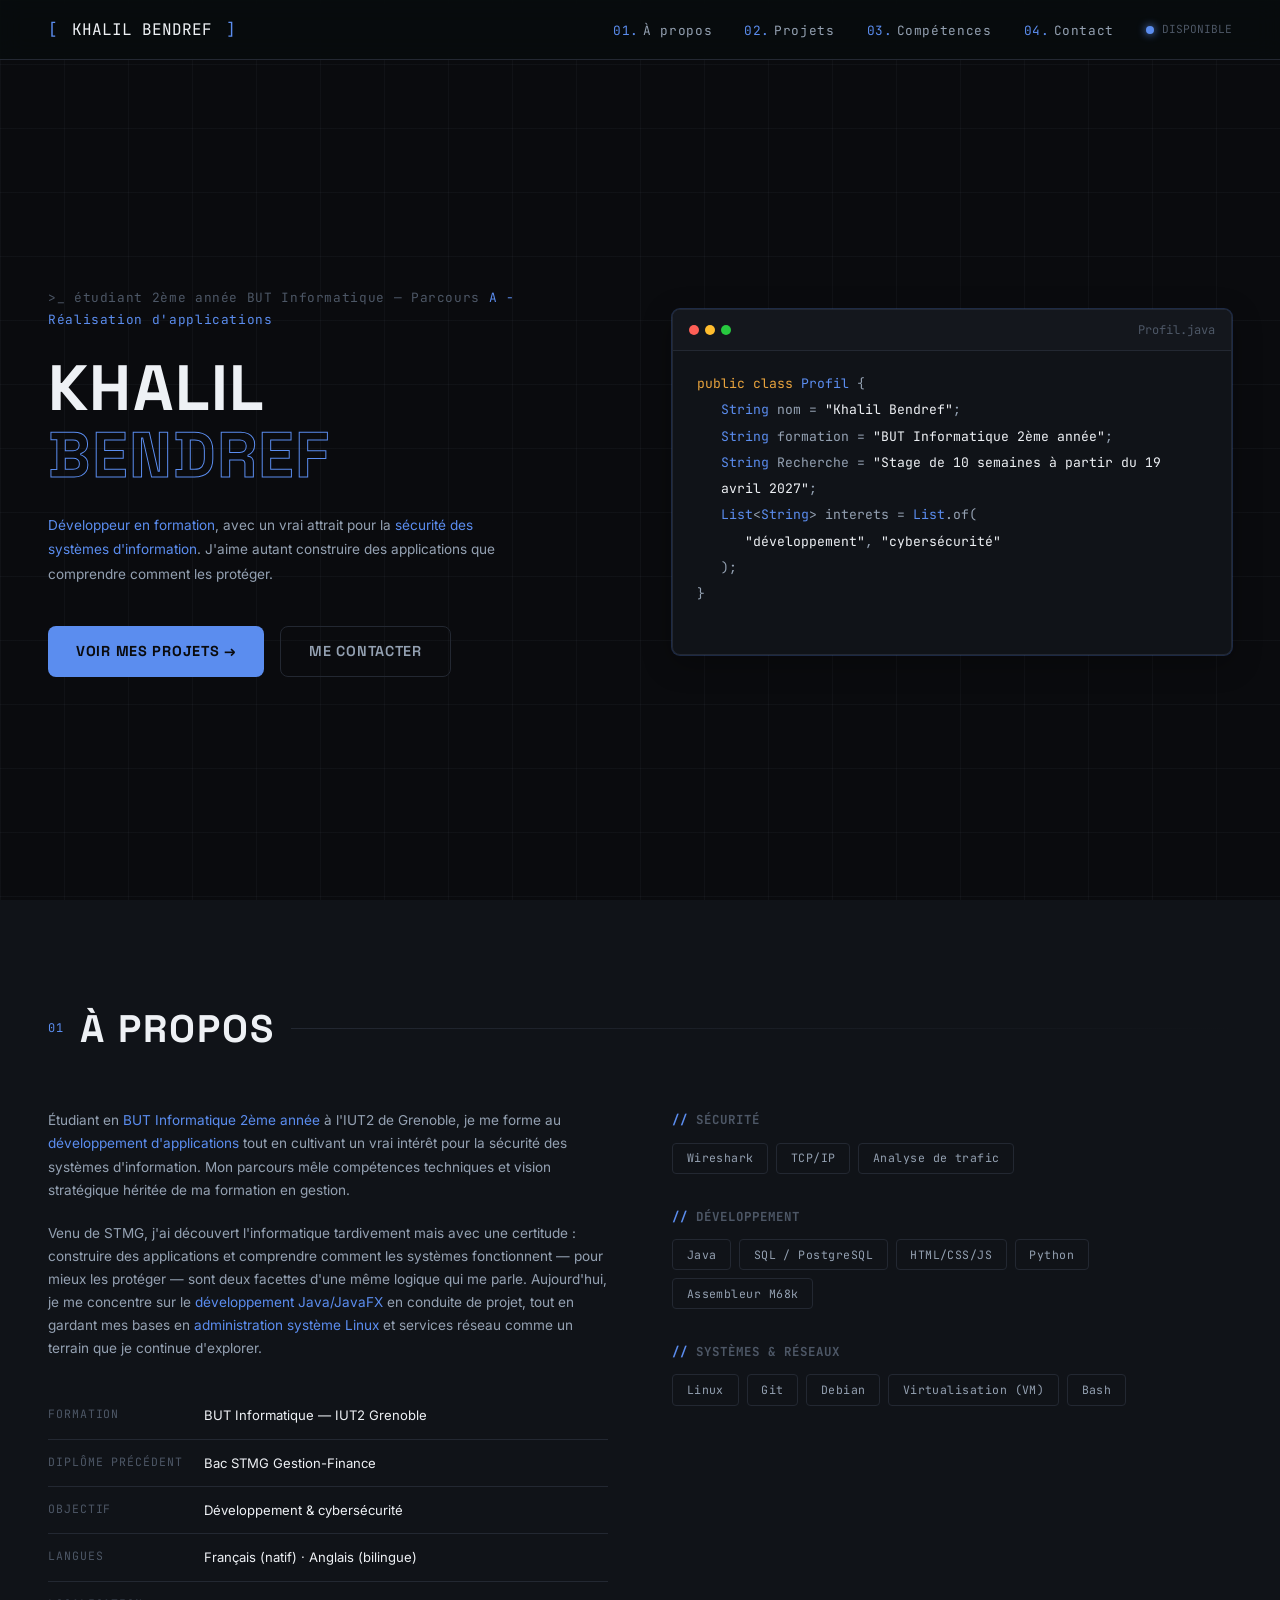
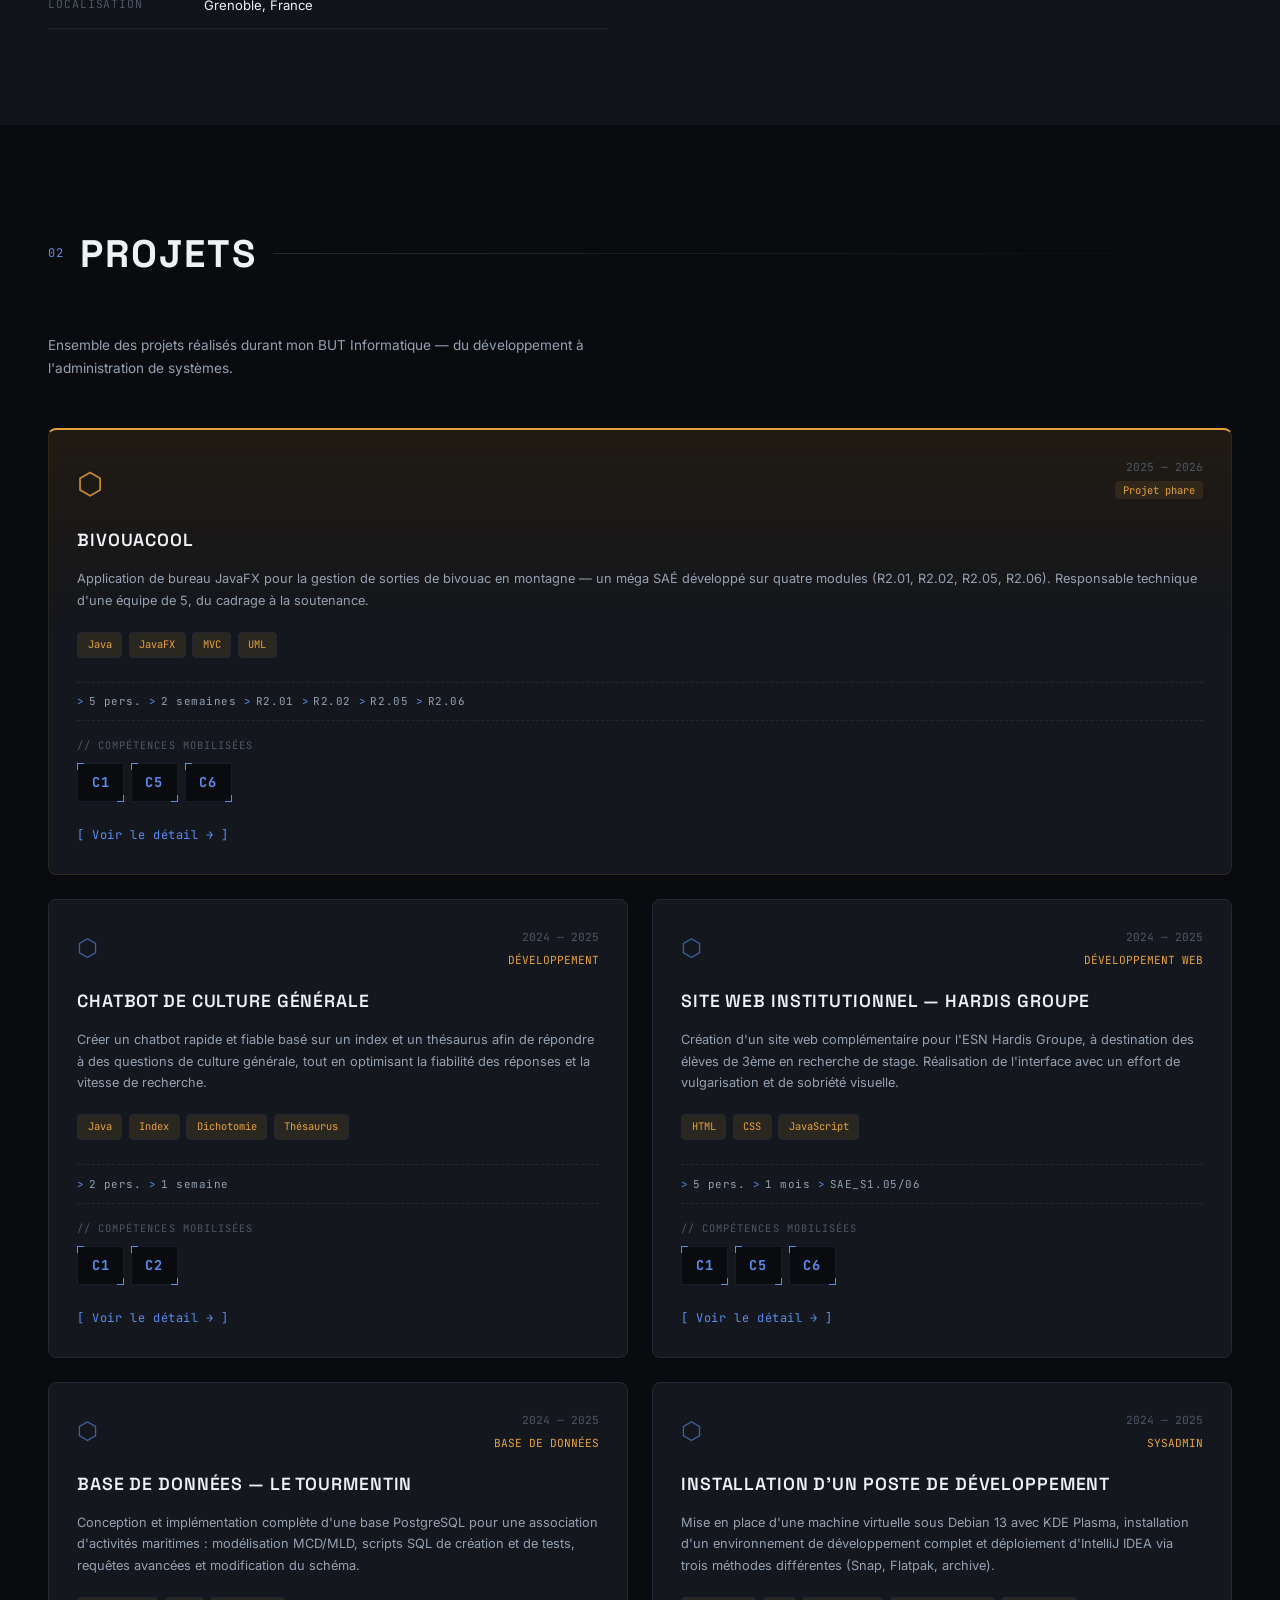
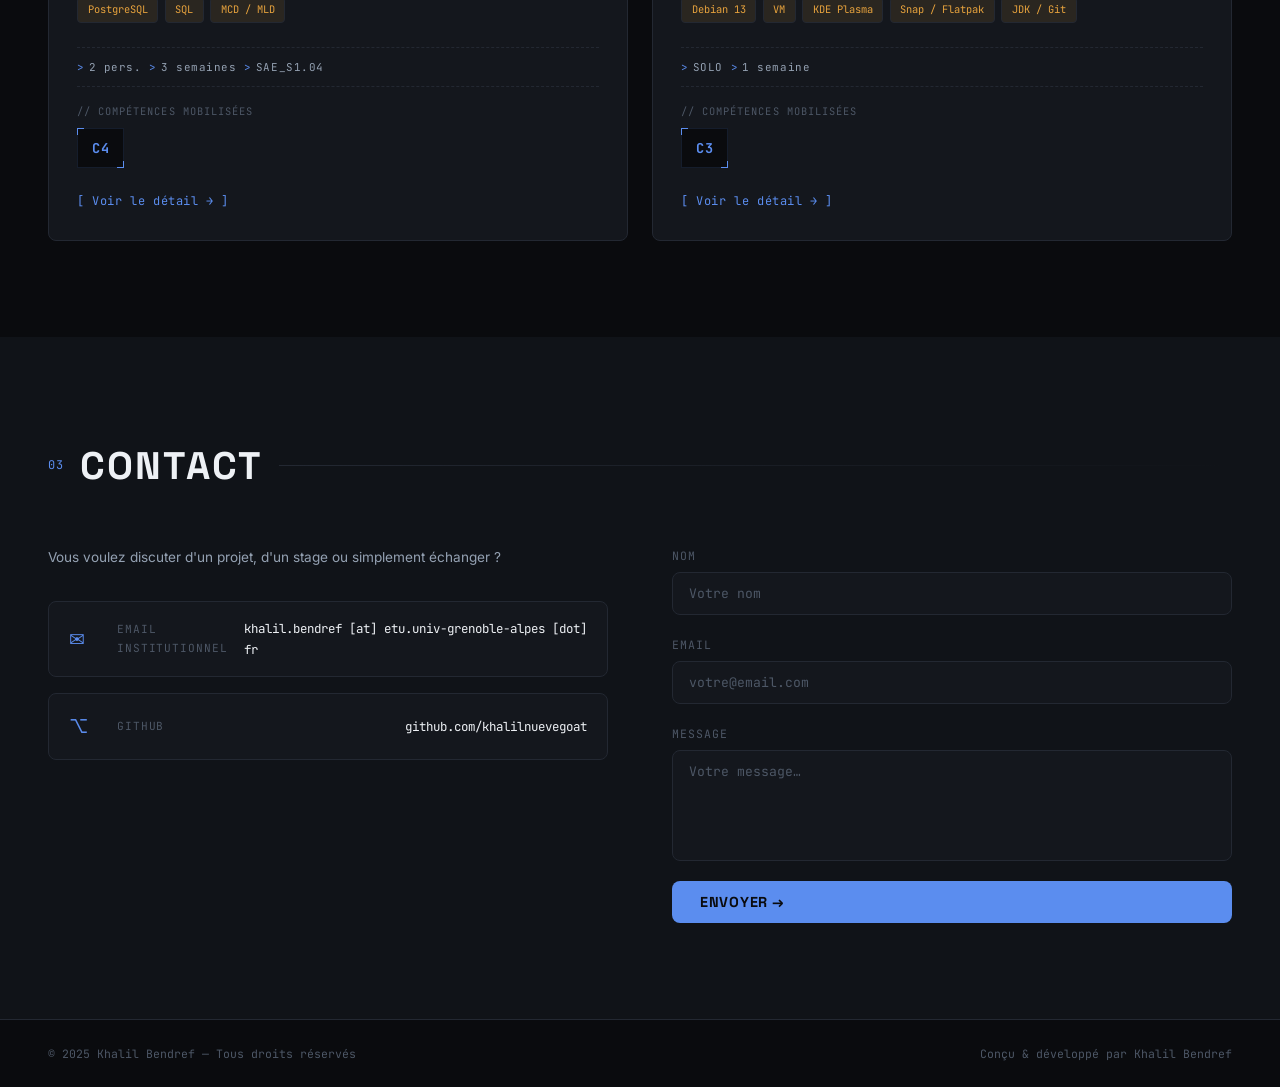
<file: index.html>
<!DOCTYPE html>
<html lang="fr">
<head>
  <meta charset="UTF-8" />
  <meta name="viewport" content="width=device-width, initial-scale=1.0"/>
  <title>Portfolio - Khalil Bendref</title>
  <link rel="preconnect" href="https://fonts.googleapis.com">
  <link href="https://fonts.googleapis.com/css2?family=JetBrains+Mono:wght@400;500;700&family=Space+Grotesk:wght@400;500;600;700&family=Inter:wght@400;500;600;700&display=swap" rel="stylesheet">
  <link rel="stylesheet" href="style.css"/>
</head>

<body>

  <!-- NAVBAR -->

<nav class="navbar">
  <div class="nav-logo">
    <span class="bracket">[</span>
    <span class="nav-name">KHALIL BENDREF</span>
    <span class="bracket">]</span>
  </div>
  <ul class="nav-links">
    <li><a href="#about"><span class="nav-num">01.</span>À propos</a></li>
    <li><a href="#projects"><span class="nav-num">02.</span>Projets</a></li>
    <li><a href="competences.html"><span class="nav-num">03.</span>Compétences</a></li>
    <li><a href="#contact"><span class="nav-num">04.</span>Contact</a></li>
  </ul>
  <div class="nav-status">
    <span class="status-dot"></span>
    <span class="status-text">DISPONIBLE</span>
  </div>
</nav>

  <!-- HERO -->
  <section class="hero" id="hero">
    <div class="hero-bg-grid"></div>
    <div class="hero-content">
      <div class="hero-tag">&gt;_ étudiant 2ème année BUT Informatique — Parcours <span class="accent">A - Réalisation d'applications</span></div>
      <h1 class="hero-title">
        <span>KHALIL</span>
        <br/>
        <span class="hero-lastname">BENDREF</span>
      </h1>
      <p class="hero-sub">
        <span class="accent">Développeur en formation</span>, avec un vrai
        attrait pour la <span class="accent">sécurité des systèmes
        d'information</span>. J'aime autant construire des applications
        que comprendre comment les protéger.
      </p>
      <div class="hero-cta">
        <a href="#projects" class="btn-primary">Voir mes projets<span class="btn-arrow"> →</span></a>
        <a href="#contact" class="btn-ghost">Me contacter</a>
      </div>
    </div>
    <div class="hero-terminal">
      <div class="terminal-bar">
        <span class="t-dot red"></span>
        <span class="t-dot yellow"></span>
        <span class="t-dot green"></span>
        <span class="t-title">Profil.java</span>
      </div>
      <div class="terminal-body code-body">
        <p><span class="tk-kw">public class</span> <span class="tk-type">Profil</span> {</p>
        <p class="indent"><span class="tk-type">String</span> nom = <span class="tk-str">"Khalil Bendref"</span>;</p>
        <p class="indent"><span class="tk-type">String</span> formation = <span class="tk-str">"BUT Informatique 2ème année"</span>;</p>
        <p class="indent"><span class="tk-type">String</span> Recherche = <span class="tk-str">"Stage de 10 semaines à partir du 19 avril 2027"</span>;</p>

        <p class="indent"><span class="tk-type">List</span>&lt;<span class="tk-type">String</span>&gt; interets = <span class="tk-type">List</span>.of(</p>
        <p class="indent indent2"><span class="tk-str">"développement"</span>, <span class="tk-str">"cybersécurité"</span></p>
        <p class="indent">);</p>
        <p>}</p>
        <p class="t-caret"><span class="cursor">█</span></p>
      </div>
    </div>
  </section>

  <!-- ABOUT -->
  <section class="about" id="about">
    <div class="section-header">
      <span class="section-num">01</span>
      <h2 class="section-title">À propos</h2>
      <div class="section-line"></div>
    </div>
    <div class="about-grid">
      <div class="about-text">
        <p>
          Étudiant en <span class="accent">BUT Informatique 2ème année</span> à l'IUT2 de Grenoble,
          je me forme au <span class="accent">développement d'applications</span> tout en
          cultivant un vrai intérêt pour la sécurité des systèmes d'information.
          Mon parcours mêle compétences techniques et vision stratégique héritée de ma formation en gestion.
        </p>
        <p>
          Venu de STMG, j'ai découvert l'informatique tardivement mais avec
une certitude : construire des applications et comprendre comment les
systèmes fonctionnent — pour mieux les protéger — sont deux facettes
d'une même logique qui me parle.

Aujourd'hui, je me concentre sur le <span class="accent">développement
Java/JavaFX</span> en conduite de projet, tout en gardant mes bases en
<span class="accent">administration système Linux</span> et services
réseau comme un terrain que je continue d'explorer.
        </p>
        <div class="about-details">
          <div class="detail-item">
            <span class="detail-label">Formation</span>
            <span class="detail-value">BUT Informatique — IUT2 Grenoble</span>
          </div>
          <div class="detail-item">
            <span class="detail-label">Diplôme précédent</span>
            <span class="detail-value">Bac STMG Gestion-Finance</span>
          </div>
          <div class="detail-item">
            <span class="detail-label">Objectif</span>
            <span class="detail-value">Développement &amp; cybersécurité</span>
          </div>
          
          <div class="detail-item">
  <span class="detail-label">Langues</span>
  <span class="detail-value">Français (natif) · Anglais (bilingue)</span>
</div>

          <div class="detail-item">
            <span class="detail-label">Localisation</span>
            <span class="detail-value">Grenoble, France</span>
          </div>
        </div>
      </div>
      <div class="about-skills">
        <div class="skills-block">
          <h3 class="skills-cat"><span class="accent">// </span>Sécurité</h3>
          <div class="skill-tags">
            <span class="tag">Wireshark</span>
            <span class="tag">TCP/IP</span>
            <span class="tag">Analyse de trafic</span>
          </div>
        </div>
        <div class="skills-block">
          <h3 class="skills-cat"><span class="accent">// </span>Développement</h3>
          <div class="skill-tags">
            <span class="tag">Java</span>
            <span class="tag">SQL / PostgreSQL</span>
            <span class="tag">HTML/CSS/JS</span>
            <span class="tag">Python</span>
            <span class="tag">Assembleur M68k</span>
          </div>
        </div>
        <div class="skills-block">
          <h3 class="skills-cat"><span class="accent">// </span>Systèmes & Réseaux</h3>
          <div class="skill-tags">
            <span class="tag">Linux</span>
            <span class="tag">Git</span>
            <span class="tag">Debian</span>
            <span class="tag">Virtualisation (VM)</span>
            <span class="tag">Bash</span>
          </div>
        </div>
      </div>
    </div>
  </section>

  <!-- PROJECTS -->
   <!-- PROJECTS -->
  <section class="projects" id="projects">
    <div class="section-header">
      <span class="section-num">02</span>
      <h2 class="section-title">Projets</h2>
      <div class="section-line"></div>
    </div>
    <p class="projects-intro">
      Ensemble des projets réalisés durant mon BUT Informatique — du développement à l'administration de systèmes.
    </p>
    <div class="projects-grid">

      <!-- PROJECT CARD 5 — Bivouacool (PHARE) -->
      <article class="project-card featured" onclick="openProjectModal(5)">
        <div class="card-header">
          <div class="card-icon">⬡</div>
          <div class="card-meta">
            <span class="card-year">2025 — 2026</span>
            <span class="card-type featured-badge">Projet phare</span>
          </div>
        </div>
        <h3 class="card-title">Bivouacool</h3>
        <p class="card-desc">
          Application de bureau JavaFX pour la gestion de sorties de bivouac en montagne — un méga SAÉ développé sur quatre modules (R2.01, R2.02, R2.05, R2.06). Responsable technique d'une équipe de 5, du cadrage à la soutenance.
        </p>
        <div class="card-tags">
          <span class="ctag">Java</span>
          <span class="ctag">JavaFX</span>
          <span class="ctag">MVC</span>
          <span class="ctag">UML</span>
        </div>

        <div class="card-meta-row">
          <span class="meta-chip"><span class="meta-key">&gt;</span> <span class="meta-val">5 pers.</span></span>
          <span class="meta-chip"><span class="meta-key">&gt;</span> <span class="meta-val">2 semaines</span></span>
          <span class="meta-chip"><span class="meta-key">&gt;</span> <span class="meta-val">R2.01</span></span>
          <span class="meta-chip"><span class="meta-key">&gt;</span> <span class="meta-val">R2.02</span></span>
          <span class="meta-chip"><span class="meta-key">&gt;</span> <span class="meta-val">R2.05</span></span>
          <span class="meta-chip"><span class="meta-key">&gt;</span> <span class="meta-val">R2.06</span></span>
        </div>

        <div class="card-skills">
          <span class="card-skills-label">// Compétences mobilisées</span>
          <div class="skills-row">
            <a href="competences.html#c1" class="skill-badge" title="Réaliser un développement d'application" onclick="event.stopPropagation()">C1</a>
            <a href="competences.html#c5" class="skill-badge" title="Conduire un projet" onclick="event.stopPropagation()">C5</a>
            <a href="competences.html#c6" class="skill-badge" title="Travailler dans une équipe informatique" onclick="event.stopPropagation()">C6</a>
          </div>
        </div>

        <div class="card-footer">
          <span class="card-link">[ Voir le détail → ]</span>
        </div>
        <div class="card-glow"></div>
      </article>

      <!-- PROJECT CARD 1 — Chatbot culture générale -->
       <article class="project-card" onclick="openProjectModal(1)">
        <div class="card-header">
          <div class="card-icon">⬡</div>
          <div class="card-meta">
            <span class="card-year">2024 — 2025</span>
            <span class="card-type">DÉVELOPPEMENT</span>
          </div>
        </div>
        <h3 class="card-title">Chatbot de culture générale</h3>
        <p class="card-desc">
          Créer un chatbot rapide et fiable basé sur un index et un thésaurus afin de répondre à des questions de culture générale, tout en optimisant la fiabilité des réponses et la vitesse de recherche.
        </p>
        <div class="card-tags">
          <span class="ctag">Java</span>
          <span class="ctag">Index</span>
          <span class="ctag">Dichotomie</span>
          <span class="ctag">Thésaurus</span>
        </div>

        <div class="card-meta-row">
          <span class="meta-chip"><span class="meta-key">&gt;</span> <span class="meta-val">2 pers.</span></span>
          <span class="meta-chip"><span class="meta-key">&gt;</span> <span class="meta-val">1 semaine</span></span>
        </div>

        <div class="card-skills">
          <span class="card-skills-label">// Compétences mobilisées</span>
          <div class="skills-row">
            <a href="competences.html#c1" class="skill-badge" title="Réaliser un développement d'application">C1</a>
            <a href="competences.html#c2" class="skill-badge" title="Optimiser des applications informatiques">C2</a>
          </div>
        </div>

        <div class="card-footer">
          <span class="card-link">[ Voir le détail → ]</span>
        </div>
        <div class="card-glow"></div>
      </article>

      <!-- PROJECT CARD 2 — Site web Hardis Groupe -->
      <article class="project-card" onclick="openProjectModal(2)">
        <div class="card-header">
          <div class="card-icon">⬡</div>
          <div class="card-meta">
            <span class="card-year">2024 — 2025</span>
            <span class="card-type">DÉVELOPPEMENT WEB</span>
          </div>
        </div>
        <h3 class="card-title">Site web institutionnel — Hardis Groupe</h3>
        <p class="card-desc">
          Création d'un site web complémentaire pour l'ESN Hardis Groupe, à destination des élèves de 3ème en recherche de stage. Réalisation de l'interface avec un effort de vulgarisation et de sobriété visuelle.
        </p>
        <div class="card-tags">
          <span class="ctag">HTML</span>
          <span class="ctag">CSS</span>
          <span class="ctag">JavaScript</span>
        </div>

        <div class="card-meta-row">
          <span class="meta-chip"><span class="meta-key">&gt;</span> <span class="meta-val">5 pers.</span></span>
          <span class="meta-chip"><span class="meta-key">&gt;</span> <span class="meta-val">1 mois</span></span>
          <span class="meta-chip"><span class="meta-key">&gt;</span> <span class="meta-val">SAE_S1.05/06</span></span>
        </div>

        <div class="card-skills">
          <span class="card-skills-label">// Compétences mobilisées</span>
          <div class="skills-row">
            <a href="competences.html#c1" class="skill-badge" title="Réaliser un développement d'application" onclick="event.stopPropagation()">C1</a>
<a href="competences.html#c5" class="skill-badge" title="Conduire un projet" onclick="event.stopPropagation()">C5</a>
<a href="competences.html#c6" class="skill-badge" title="Travailler dans une équipe informatique" onclick="event.stopPropagation()">C6</a>
          </div>
        </div>

        <div class="card-footer">
          <span class="card-link">[ Voir le détail → ]</span>
        </div>
        <div class="card-glow"></div>
      </article>

      <!-- PROJECT CARD 3 — BDD Le Tourmentin -->
      <article class="project-card" onclick="openProjectModal(3)">
        <div class="card-header">
          <div class="card-icon">⬡</div>
          <div class="card-meta">
            <span class="card-year">2024 — 2025</span>
            <span class="card-type">BASE DE DONNÉES</span>
          </div>
        </div>
        <h3 class="card-title">Base de données — Le Tourmentin</h3>
        <p class="card-desc">
          Conception et implémentation complète d'une base PostgreSQL pour une association d'activités maritimes : modélisation MCD/MLD, scripts SQL de création et de tests, requêtes avancées et modification du schéma.
        </p>
        <div class="card-tags">
          <span class="ctag">PostgreSQL</span>
          <span class="ctag">SQL</span>
          <span class="ctag">MCD / MLD</span>
        </div>

        <div class="card-meta-row">
          <span class="meta-chip"><span class="meta-key">&gt;</span> <span class="meta-val">2 pers.</span></span>
          <span class="meta-chip"><span class="meta-key">&gt;</span> <span class="meta-val">3 semaines</span></span>
          <span class="meta-chip"><span class="meta-key">&gt;</span> <span class="meta-val">SAE_S1.04</span></span>
        </div>

        <div class="card-skills">
          <span class="card-skills-label">// Compétences mobilisées</span>
          <div class="skills-row">
<a href="competences.html#c4" class="skill-badge" title="Gérer des données de l'information" onclick="event.stopPropagation()">C4</a>          </div>
        </div>

        <div class="card-footer">
          <span class="card-link">[ Voir le détail → ]</span>
        </div>
        <div class="card-glow"></div>
      </article>

      <!-- PROJECT CARD 4 — Installation poste de développement -->
      <article class="project-card" onclick="openProjectModal(4)">
        <div class="card-header">
          <div class="card-icon">⬡</div>
          <div class="card-meta">
            <span class="card-year">2024 — 2025</span>
            <span class="card-type">SYSADMIN</span>
          </div>
        </div>
        <h3 class="card-title">Installation d'un poste de développement</h3>
        <p class="card-desc">
          Mise en place d'une machine virtuelle sous Debian 13 avec KDE Plasma, installation d'un environnement de développement complet et déploiement d'IntelliJ IDEA via trois méthodes différentes (Snap, Flatpak, archive).
        </p>
        <div class="card-tags">
          <span class="ctag">Debian 13</span>
          <span class="ctag">VM</span>
          <span class="ctag">KDE Plasma</span>
          <span class="ctag">Snap / Flatpak</span>
          <span class="ctag">JDK / Git</span>
        </div>

        <div class="card-meta-row">
          <span class="meta-chip"><span class="meta-key">&gt;</span> <span class="meta-val">SOLO</span></span>
          <span class="meta-chip"><span class="meta-key">&gt;</span> <span class="meta-val">1 semaine</span></span>
        </div>

        <div class="card-skills">
          <span class="card-skills-label">// Compétences mobilisées</span>
          <div class="skills-row">
<a href="competences.html#c3" class="skill-badge" title="Administrer des systèmes informatiques communicants complexes" onclick="event.stopPropagation()">C3</a>          </div>
        </div>

        <div class="card-footer">
          <span class="card-link">[ Voir le détail → ]</span>
        </div>
        <div class="card-glow"></div>
      </article>

    </div>
  </section>



  <!-- CONTACT -->
  <section class="contact" id="contact">
    <div class="section-header">
      <span class="section-num">03</span>
      <h2 class="section-title">Contact</h2>
      <div class="section-line"></div>
    </div>
    <div class="contact-grid">
           <div class="contact-text">
        <p>Vous voulez discuter d'un projet, d'un stage ou simplement échanger ?</p>
        <div class="contact-links">
          <a href="#" class="contact-item" id="emailLink">
  <span class="ci-icon">✉</span>
  <span class="ci-label">Email institutionnel</span>
  <span class="ci-value" id="emailDisplay">[email protégé — cliquez pour afficher]</span>
</a>
          <a href="https://github.com/khalilnuevegoat" target="_blank" class="contact-item">
            <span class="ci-icon">⌥</span>
            <span class="ci-label">GitHub</span>
            <span class="ci-value">github.com/khalilnuevegoat</span>
          </a>
        </div>
      </div>
     <form class="contact-form" id="contactForm" action="https://formspree.io/f/mbglqazp" method="POST">
        <div class="form-group">
          <label for="name">Nom</label>
          <input type="text" id="name" name="name" placeholder="Votre nom" required/>
        </div>
        <div class="form-group">
          <label for="email">Email</label>
          <input type="email" id="email" name="email" placeholder="votre@email.com" required/>
        </div>
        <div class="form-group">
          <label for="message">Message</label>
          <textarea id="message" name="message" rows="5" placeholder="Votre message…" required></textarea>
        </div>
        <button type="submit" class="btn-primary">
          Envoyer<span class="btn-arrow"> →</span>
        </button>
        <!-- Intègre Formspree : action="https://formspree.io/f/[ton-id]" method="POST" -->
      </form>
    </div>
  </section>

  <!-- FOOTER -->
  <footer class="footer">
    <div class="footer-inner">
      <span class="footer-copy">© 2025 Khalil Bendref — Tous droits réservés</span>
      <span class="footer-built">Conçu & développé par Khalil Bendref</span>
    </div>
  </footer>

  


<div class="modal-overlay" id="projectModal">
  <div class="modal-window">
    <div class="modal-titlebar">
      <span class="tb-dot red" data-close-modal></span>
      <span class="tb-dot yellow"></span>
      <span class="tb-dot green"></span>
      <span class="tb-title" id="modalFilePath">~/projets/projet.md</span>
      <button class="tb-close" data-close-modal>[ X ] FERMER</button>
    </div>
    <div class="modal-body" id="modalBody">
      <!-- Le contenu est injecté dynamiquement par JS -->
    </div>
  </div>
</div>
<script src="main.js"></script>
</body>
</html>
</file>
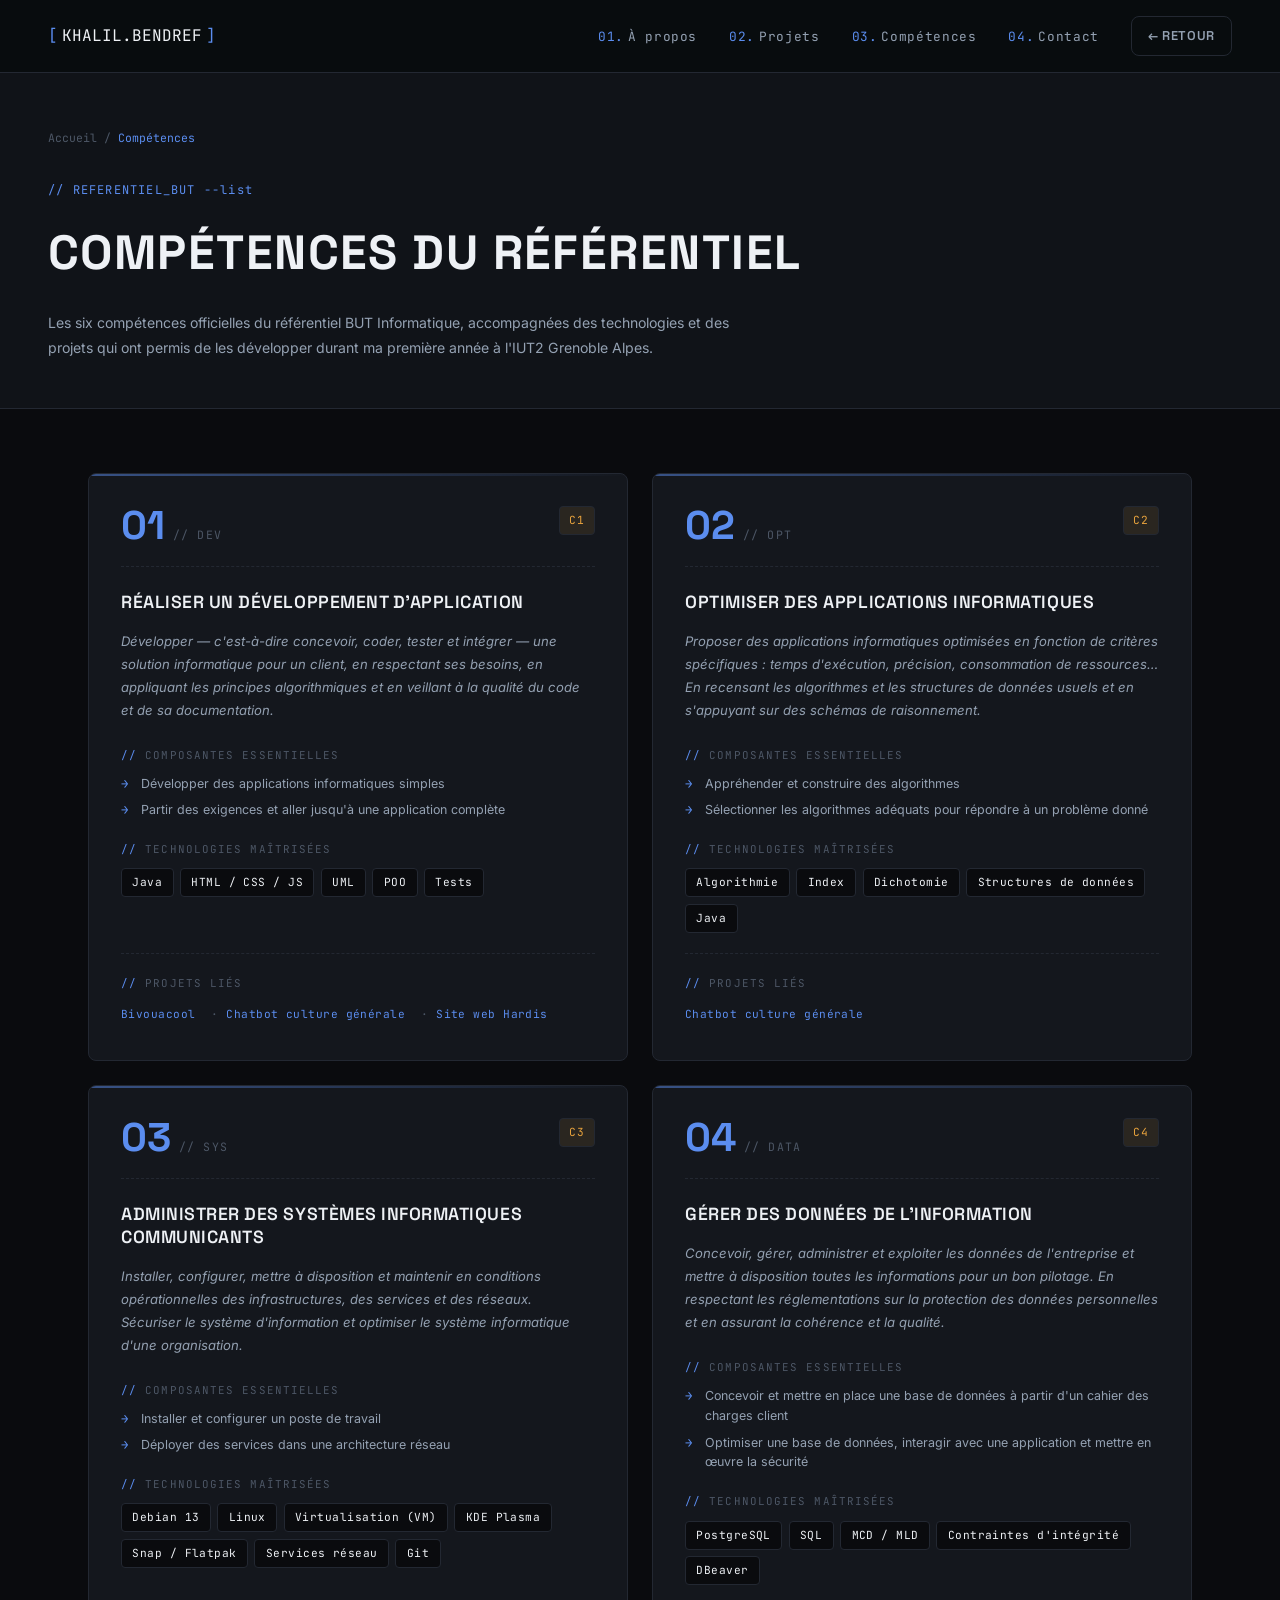
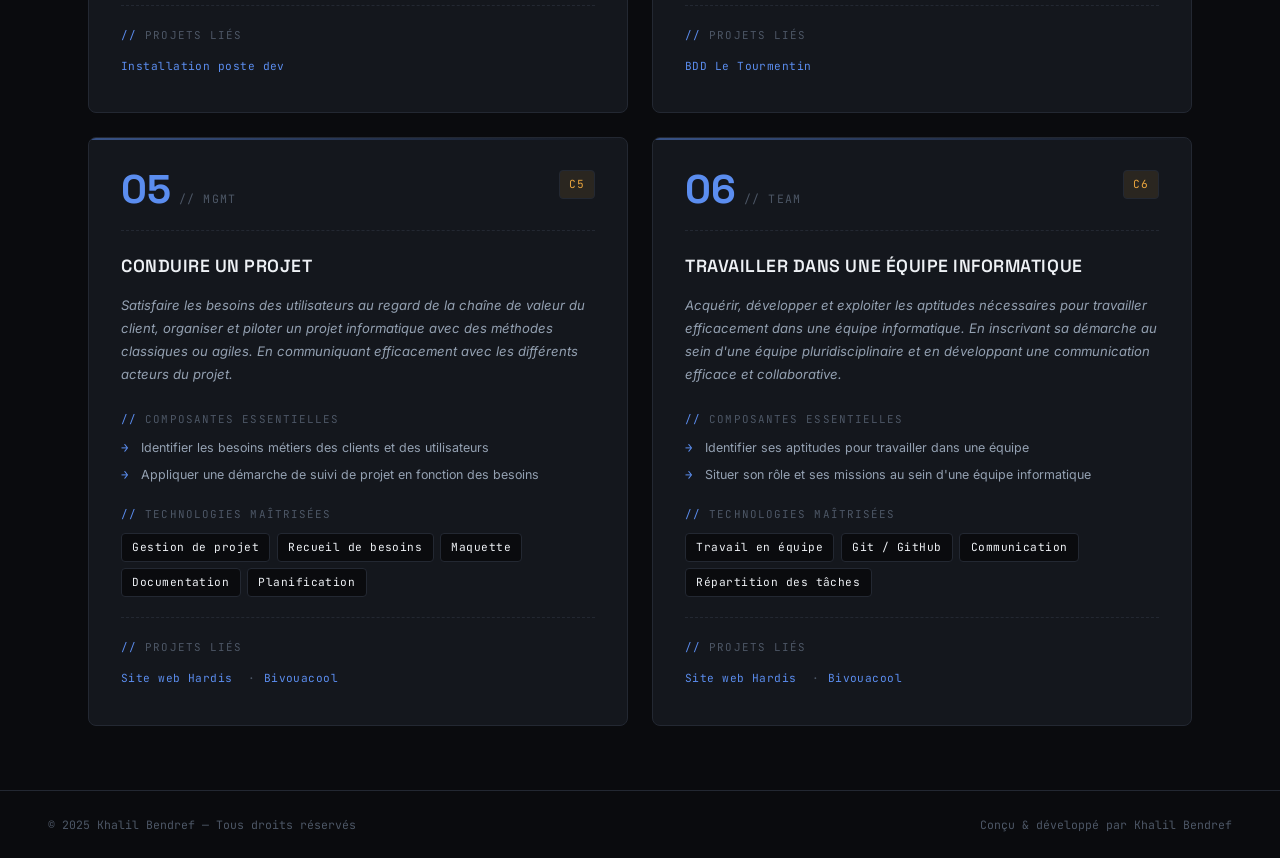
<file: competences.html>
<!DOCTYPE html>
<html lang="fr">
<head>
  <meta charset="UTF-8" />
  <meta name="viewport" content="width=device-width, initial-scale=1.0"/>
  <title>Compétences — Khalil Bendref</title>
  <link rel="preconnect" href="https://fonts.googleapis.com">
  <link href="https://fonts.googleapis.com/css2?family=JetBrains+Mono:wght@400;500;700&family=Space+Grotesk:wght@400;500;600;700&family=Inter:wght@400;500;600;700&display=swap" rel="stylesheet">
  <link rel="stylesheet" href="style.css"/>
  <style>
    .comp-hero {
      padding: 8rem 3rem 3rem;
      background: var(--bg-surface);
      border-bottom: 1px solid var(--border);
    }
    .comp-hero .ph-breadcrumb {
      font-family: var(--font-mono); font-size: 0.72rem;
      color: var(--text-muted); margin-bottom: 2rem;
    }
    .comp-hero .ph-breadcrumb a { color: var(--text-muted); transition: color 0.2s; }
    .comp-hero .ph-breadcrumb a:hover { color: var(--accent); }
    .comp-hero-label {
      font-family: var(--font-mono); font-size: 0.75rem;
      color: var(--accent); letter-spacing: 0.1em;
      margin-bottom: 0.75rem; display: block;
    }
    .comp-hero h1 {
      font-family: var(--font-head);
      font-size: clamp(2rem, 4vw, 3rem);
      font-weight: 700;
      text-transform: uppercase;
      letter-spacing: 0.03em;
      margin-bottom: 1rem;
    }
    .comp-hero p {
      color: var(--text-secondary);
      font-size: 0.88rem;
      max-width: 720px;
      line-height: 1.8;
    }
    .comp-list-wrap {
      padding: 4rem 3rem;
      max-width: 1200px;
      margin: 0 auto;
    }
    .comp-stats {
      display: flex; gap: 2rem; flex-wrap: wrap;
      margin-bottom: 3rem; padding-bottom: 2rem;
      border-bottom: 1px dashed var(--border);
    }
    .comp-stat { display: flex; flex-direction: column; gap: 0.25rem; }
    .comp-stat-num {
      font-family: var(--font-head); font-size: 1.8rem;
      font-weight: 700; color: var(--accent);
    }
    .comp-stat-label {
      font-family: var(--font-mono); font-size: 0.7rem;
      color: var(--text-muted); text-transform: uppercase;
      letter-spacing: 0.08em;
    }
    .comp-grid { display: grid; grid-template-columns: repeat(2, 1fr); gap: 1.5rem; }
    .comp-card {
      position: relative; background: var(--bg-card);
      border: 1px solid var(--border); border-radius: var(--radius);
      padding: 2rem;
      overflow: hidden; transition: all 0.3s;
      display: flex; flex-direction: column;
    }
    .comp-card:hover {
      border-color: var(--accent-dim);
      background: var(--bg-card-hover);
    }
    .comp-card::before {
      content: ''; position: absolute; top: 0; left: 0;
      width: 100%; height: 2px;
      background: linear-gradient(90deg, var(--accent), transparent);
      opacity: 0.5;
    }
    .comp-card-header {
      display: flex; justify-content: space-between;
      align-items: flex-start; margin-bottom: 1.5rem;
      padding-bottom: 1.25rem;
      border-bottom: 1px dashed var(--border);
    }
    .comp-card-num { display: flex; align-items: baseline; gap: 0.5rem; }
    .comp-card-num .big {
      font-family: var(--font-head); font-size: 2.5rem;
      font-weight: 700; color: var(--accent); line-height: 1;
    }
    .comp-card-num .label {
      font-family: var(--font-mono); font-size: 0.72rem;
      color: var(--text-muted); text-transform: uppercase;
      letter-spacing: 0.1em;
    }
    .comp-card-tag {
      font-family: var(--font-mono); font-size: 0.7rem;
      color: var(--accent-2); padding: 0.25rem 0.6rem;
      background: var(--accent-2-dim);
      border: 1px solid var(--border);
      border-radius: 4px;
      letter-spacing: 0.05em;
    }
    .comp-card-title {
      font-family: var(--font-head); font-size: 1.1rem;
      font-weight: 600; text-transform: uppercase;
      letter-spacing: 0.03em; color: var(--text-primary);
      line-height: 1.3; margin-bottom: 1rem;
    }
    .comp-card-desc {
      font-size: 0.82rem; color: var(--text-secondary);
      line-height: 1.75; margin-bottom: 1.5rem;
      font-style: italic;
    }
    .comp-section { margin-bottom: 1.25rem; }
    .comp-section-label {
      font-family: var(--font-mono); font-size: 0.68rem;
      color: var(--text-muted); text-transform: uppercase;
      letter-spacing: 0.1em; margin-bottom: 0.6rem; display: block;
    }
    .comp-section-label .accent { color: var(--accent); }
    .comp-list-items {
      list-style: none; display: flex;
      flex-direction: column; gap: 0.4rem;
    }
    .comp-list-items li {
      padding-left: 1.25rem; position: relative;
      font-size: 0.78rem; color: var(--text-secondary);
      line-height: 1.6;
    }
    .comp-list-items li::before {
      content: '→'; position: absolute; left: 0;
      color: var(--accent); font-family: var(--font-mono);
    }
    .comp-tags { display: flex; flex-wrap: wrap; gap: 0.4rem; }
    .comp-tag-item {
      padding: 0.25rem 0.65rem; background: var(--bg-deep);
      border: 1px solid var(--border); border-radius: 4px;
      font-family: var(--font-mono); font-size: 0.7rem;
      color: var(--text-primary); letter-spacing: 0.04em;
      transition: all 0.2s;
    }
    .comp-tag-item:hover { border-color: var(--accent); color: var(--accent); }
    .comp-projects {
      margin-top: auto; padding-top: 1.25rem;
      border-top: 1px dashed var(--border);
    }
    .comp-projects-list { display: flex; flex-wrap: wrap; gap: 0.5rem; }
    .comp-project-link {
      font-family: var(--font-mono); font-size: 0.7rem;
      color: var(--accent); padding: 0.2rem 0;
      letter-spacing: 0.04em;
      border-bottom: 1px dashed transparent;
      transition: border-color 0.2s;
    }
    .comp-project-link:hover { border-bottom-color: var(--accent); }
    .comp-project-link:not(:last-child)::after {
      content: ' ·'; color: var(--text-muted); margin-left: 0.5rem;
    }
    @media (max-width: 1024px) {
      .comp-grid { grid-template-columns: 1fr; }
    }
    @media (max-width: 768px) {
      .comp-hero { padding: 6rem 1.5rem 2rem; }
      .comp-list-wrap { padding: 2rem 1.5rem; }
      .comp-card { padding: 1.5rem; }
      .comp-card-num .big { font-size: 2rem; }
    }
  </style>
</head>
<body>

  <nav class="navbar">
    <div class="nav-logo">
      <a href="index.html">
        <span class="bracket">[</span>
        <span class="nav-name">KHALIL.BENDREF</span>
        <span class="bracket">]</span>
      </a>
    </div>
    <ul class="nav-links">
      <li><a href="index.html#about"><span class="nav-num">01.</span>À propos</a></li>
      <li><a href="index.html#projects"><span class="nav-num">02.</span>Projets</a></li>
      <li><a href="competences.html"><span class="nav-num">03.</span>Compétences</a></li>
      <li><a href="index.html#contact"><span class="nav-num">04.</span>Contact</a></li>
    </ul>
    <a href="index.html" class="btn-ghost btn-sm">← Retour</a>
  </nav>

  <section class="comp-hero">
    <div class="ph-breadcrumb">
      <a href="index.html">Accueil</a>
      <span> / </span>
      <span class="accent">Compétences</span>
    </div>
    <span class="comp-hero-label">// REFERENTIEL_BUT --list</span>
    <h1>Compétences du référentiel</h1>
    <p>
      Les six compétences officielles du référentiel BUT Informatique, accompagnées des technologies et des projets qui ont permis de les développer durant ma première année à l'IUT2 Grenoble Alpes.
    </p>
  </section>

  <main class="comp-list-wrap">

   

    <div class="comp-grid">

      <!-- C1 -->
      <article class="comp-card">
        <div class="comp-card-header">
          <div class="comp-card-num">
            <span class="big">01</span>
            <span class="label">// dev</span>
          </div>
          <span class="comp-card-tag">C1</span>
        </div>
        <h2 class="comp-card-title">Réaliser un développement d'application</h2>
        <p class="comp-card-desc">
          Développer — c'est-à-dire concevoir, coder, tester et intégrer — une solution informatique pour un client, en respectant ses besoins, en appliquant les principes algorithmiques et en veillant à la qualité du code et de sa documentation.
        </p>

        <div class="comp-section">
          <span class="comp-section-label"><span class="accent">//</span> Composantes essentielles</span>
          <ul class="comp-list-items">
            <li>Développer des applications informatiques simples</li>
            <li>Partir des exigences et aller jusqu'à une application complète</li>
          </ul>
        </div>

        <div class="comp-section">
          <span class="comp-section-label"><span class="accent">//</span> Technologies maîtrisées</span>
          <div class="comp-tags">
            <span class="comp-tag-item">Java</span>
            <span class="comp-tag-item">HTML / CSS / JS</span>
            <span class="comp-tag-item">UML</span>
            <span class="comp-tag-item">POO</span>
            <span class="comp-tag-item">Tests</span>
          </div>
        </div>

        <div class="comp-projects">
          <span class="comp-section-label"><span class="accent">//</span> Projets liés</span>
          <div class="comp-projects-list">
            <a href="index.html#projet-5" class="comp-project-link">Bivouacool</a>
            <a href="index.html#projet-1" class="comp-project-link">Chatbot culture générale</a>
            <a href="index.html#projet-2" class="comp-project-link">Site web Hardis</a>
          </div>
        </div>
      </article>

      <!-- C2 -->
      <article class="comp-card">
        <div class="comp-card-header">
          <div class="comp-card-num">
            <span class="big">02</span>
            <span class="label">// opt</span>
          </div>
          <span class="comp-card-tag">C2</span>
        </div>
        <h2 class="comp-card-title">Optimiser des applications informatiques</h2>
        <p class="comp-card-desc">
          Proposer des applications informatiques optimisées en fonction de critères spécifiques : temps d'exécution, précision, consommation de ressources… En recensant les algorithmes et les structures de données usuels et en s'appuyant sur des schémas de raisonnement.
        </p>

        <div class="comp-section">
          <span class="comp-section-label"><span class="accent">//</span> Composantes essentielles</span>
          <ul class="comp-list-items">
            <li>Appréhender et construire des algorithmes</li>
            <li>Sélectionner les algorithmes adéquats pour répondre à un problème donné</li>
          </ul>
        </div>

        <div class="comp-section">
          <span class="comp-section-label"><span class="accent">//</span> Technologies maîtrisées</span>
          <div class="comp-tags">
            <span class="comp-tag-item">Algorithmie</span>
            <span class="comp-tag-item">Index</span>
            <span class="comp-tag-item">Dichotomie</span>
            <span class="comp-tag-item">Structures de données</span>
            <span class="comp-tag-item">Java</span>
          </div>
        </div>

        <div class="comp-projects">
          <span class="comp-section-label"><span class="accent">//</span> Projets liés</span>
          <div class="comp-projects-list">
            <a href="index.html#projet-1" class="comp-project-link">Chatbot culture générale</a>
          </div>
        </div>
      </article>

      <!-- C3 -->
      <article class="comp-card">
        <div class="comp-card-header">
          <div class="comp-card-num">
            <span class="big">03</span>
            <span class="label">// sys</span>
          </div>
          <span class="comp-card-tag">C3</span>
        </div>
        <h2 class="comp-card-title">Administrer des systèmes informatiques communicants</h2>
        <p class="comp-card-desc">
          Installer, configurer, mettre à disposition et maintenir en conditions opérationnelles des infrastructures, des services et des réseaux. Sécuriser le système d'information et optimiser le système informatique d'une organisation.
        </p>

        <div class="comp-section">
          <span class="comp-section-label"><span class="accent">//</span> Composantes essentielles</span>
          <ul class="comp-list-items">
            <li>Installer et configurer un poste de travail</li>
            <li>Déployer des services dans une architecture réseau</li>
          </ul>
        </div>

        <div class="comp-section">
          <span class="comp-section-label"><span class="accent">//</span> Technologies maîtrisées</span>
          <div class="comp-tags">
            <span class="comp-tag-item">Debian 13</span>
            <span class="comp-tag-item">Linux</span>
            <span class="comp-tag-item">Virtualisation (VM)</span>
            <span class="comp-tag-item">KDE Plasma</span>
            <span class="comp-tag-item">Snap / Flatpak</span>
            <span class="comp-tag-item">Services réseau</span>
            <span class="comp-tag-item">Git</span>
          </div>
        </div>

        <div class="comp-projects">
          <span class="comp-section-label"><span class="accent">//</span> Projets liés</span>
          <div class="comp-projects-list">
            <a href="index.html#projet-4" class="comp-project-link">Installation poste dev</a>
          </div>
        </div>
      </article>

      <!-- C4 -->
      <article class="comp-card">
        <div class="comp-card-header">
          <div class="comp-card-num">
            <span class="big">04</span>
            <span class="label">// data</span>
          </div>
          <span class="comp-card-tag">C4</span>
        </div>
        <h2 class="comp-card-title">Gérer des données de l'information</h2>
        <p class="comp-card-desc">
          Concevoir, gérer, administrer et exploiter les données de l'entreprise et mettre à disposition toutes les informations pour un bon pilotage. En respectant les réglementations sur la protection des données personnelles et en assurant la cohérence et la qualité.
        </p>

        <div class="comp-section">
          <span class="comp-section-label"><span class="accent">//</span> Composantes essentielles</span>
          <ul class="comp-list-items">
            <li>Concevoir et mettre en place une base de données à partir d'un cahier des charges client</li>
            <li>Optimiser une base de données, interagir avec une application et mettre en œuvre la sécurité</li>
          </ul>
        </div>

        <div class="comp-section">
          <span class="comp-section-label"><span class="accent">//</span> Technologies maîtrisées</span>
          <div class="comp-tags">
            <span class="comp-tag-item">PostgreSQL</span>
            <span class="comp-tag-item">SQL</span>
            <span class="comp-tag-item">MCD / MLD</span>
            <span class="comp-tag-item">Contraintes d'intégrité</span>
            <span class="comp-tag-item">DBeaver</span>
          </div>
        </div>

        <div class="comp-projects">
          <span class="comp-section-label"><span class="accent">//</span> Projets liés</span>
          <div class="comp-projects-list">
            <a href="index.html#projet-3" class="comp-project-link">BDD Le Tourmentin</a>
          </div>
        </div>
      </article>

      <!-- C5 -->
      <article class="comp-card">
        <div class="comp-card-header">
          <div class="comp-card-num">
            <span class="big">05</span>
            <span class="label">// mgmt</span>
          </div>
          <span class="comp-card-tag">C5</span>
        </div>
        <h2 class="comp-card-title">Conduire un projet</h2>
        <p class="comp-card-desc">
          Satisfaire les besoins des utilisateurs au regard de la chaîne de valeur du client, organiser et piloter un projet informatique avec des méthodes classiques ou agiles. En communiquant efficacement avec les différents acteurs du projet.
        </p>

        <div class="comp-section">
          <span class="comp-section-label"><span class="accent">//</span> Composantes essentielles</span>
          <ul class="comp-list-items">
            <li>Identifier les besoins métiers des clients et des utilisateurs</li>
            <li>Appliquer une démarche de suivi de projet en fonction des besoins</li>
          </ul>
        </div>

        <div class="comp-section">
          <span class="comp-section-label"><span class="accent">//</span> Technologies maîtrisées</span>
          <div class="comp-tags">
            <span class="comp-tag-item">Gestion de projet</span>
            <span class="comp-tag-item">Recueil de besoins</span>
            <span class="comp-tag-item">Maquette</span>
            <span class="comp-tag-item">Documentation</span>
            <span class="comp-tag-item">Planification</span>
          </div>
        </div>

        <div class="comp-projects">
          <span class="comp-section-label"><span class="accent">//</span> Projets liés</span>
          <div class="comp-projects-list">
            <a href="index.html#projet-2" class="comp-project-link">Site web Hardis</a>
            <a href="index.html#projet-5" class="comp-project-link">Bivouacool</a>
          </div>
        </div>
      </article>

      <!-- C6 -->
      <article class="comp-card">
        <div class="comp-card-header">
          <div class="comp-card-num">
            <span class="big">06</span>
            <span class="label">// team</span>
          </div>
          <span class="comp-card-tag">C6</span>
        </div>
        <h2 class="comp-card-title">Travailler dans une équipe informatique</h2>
        <p class="comp-card-desc">
          Acquérir, développer et exploiter les aptitudes nécessaires pour travailler efficacement dans une équipe informatique. En inscrivant sa démarche au sein d'une équipe pluridisciplinaire et en développant une communication efficace et collaborative.
        </p>

        <div class="comp-section">
          <span class="comp-section-label"><span class="accent">//</span> Composantes essentielles</span>
          <ul class="comp-list-items">
            <li>Identifier ses aptitudes pour travailler dans une équipe</li>
            <li>Situer son rôle et ses missions au sein d'une équipe informatique</li>
          </ul>
        </div>

        <div class="comp-section">
          <span class="comp-section-label"><span class="accent">//</span> Technologies maîtrisées</span>
          <div class="comp-tags">
            <span class="comp-tag-item">Travail en équipe</span>
            <span class="comp-tag-item">Git / GitHub</span>
            <span class="comp-tag-item">Communication</span>
            <span class="comp-tag-item">Répartition des tâches</span>
          </div>
        </div>

        <div class="comp-projects">
          <span class="comp-section-label"><span class="accent">//</span> Projets liés</span>
          <div class="comp-projects-list">
            <a href="index.html#projet-2" class="comp-project-link">Site web Hardis</a>
            <a href="index.html#projet-5" class="comp-project-link">Bivouacool</a>
          </div>
        </div>
      </article>

    </div>
  </main>

  <footer class="footer">
    <div class="footer-inner">
      <span class="footer-copy">© 2025 Khalil Bendref — Tous droits réservés</span>
      <span class="footer-built">Conçu &amp; développé par Khalil Bendref</span>
    </div>
  </footer>

  <script src="main.js"></script>
</body>
</html>
</file>
<file: style.css>
/* =============================================
   PORTFOLIO — STYLESHEET
   Thème graphite, accents bleu (dev) / ambre (sécurité)
   ============================================= */

:root {
  --bg-deep:      #0a0b0e;
  --bg-surface:   #101318;
  --bg-card:      #14171d;
  --bg-card-hover:#181c23;
  --border:       #232832;
  --border-glow:  #5b8def40;

  --accent:       #5b8def;
  --accent-dim:   #5b8def22;
  --accent-2:     #e8a33d;
  --accent-2-dim: #e8a33d1a;
  --danger:       #ef4a5f;
  --warn:         #e8a33d;

  --text-primary:  #eef1f5;
  --text-secondary:#94a1b2;
  --text-muted:    #4d5766;

  --font-mono:  'JetBrains Mono', monospace;
  --font-head:  'Space Grotesk', sans-serif;
  --font-body:  'Inter', sans-serif;

  --radius:  8px;
  --glow:    0 4px 24px rgba(0,0,0,0.4);
  --glow-card: 0 0 0 1px var(--border-glow), 0 8px 30px rgba(0,0,0,0.3);
}

/* ─── RESET & BASE ─── */
*, *::before, *::after { box-sizing: border-box; margin: 0; padding: 0; }

html { scroll-behavior: smooth; }

body {
  background: var(--bg-deep);
  color: var(--text-primary);
  font-family: var(--font-body);
  font-size: 14px;
  line-height: 1.7;
  overflow-x: hidden;
}

a { color: inherit; text-decoration: none; }
ul { list-style: none; }

/* ─── NAVBAR ─── */
.navbar {
  position: fixed; top: 0; left: 0; right: 0; z-index: 100;
  display: flex; align-items: center; gap: 2rem;
  padding: 1rem 3rem;
  background: rgba(8,12,14,0.85);
  backdrop-filter: blur(12px);
  border-bottom: 1px solid var(--border);
}
.nav-logo { font-family: var(--font-mono); font-size: 1rem; }
.nav-logo a { display: flex; gap: 0; }
.bracket { color: var(--accent); }
.nav-name { color: var(--text-primary); padding: 0 4px; }
.nav-links { display: flex; gap: 2rem; margin-left: auto; }
.nav-links a {
  font-family: var(--font-mono); font-size: 0.8rem;
  color: var(--text-secondary);
  transition: color 0.2s;
  letter-spacing: 0.05em;
}
.nav-links a:hover { color: var(--accent); }
.nav-num { color: var(--accent); margin-right: 4px; }
.nav-status {
  display: flex; align-items: center; gap: 8px;
  font-family: var(--font-mono); font-size: 0.7rem;
  color: var(--text-muted);
}
.status-dot {
  width: 8px; height: 8px; border-radius: 50%;
  background: var(--accent);
  box-shadow: 0 0 8px var(--accent);
  animation: pulse 2s infinite;
}
@keyframes pulse {
  0%, 100% { opacity: 1; }
  50% { opacity: 0.4; }
}

/* ─── BUTTONS ─── */
.btn-primary {
  display: inline-flex; align-items: center; gap: 4px;
  padding: 0.75rem 1.75rem;
  background: var(--accent);
  color: var(--bg-deep);
  font-family: var(--font-head); font-size: 0.9rem; font-weight: 700;
  letter-spacing: 0.05em; text-transform: uppercase;
  border: none; border-radius: var(--radius); cursor: pointer;
  transition: all 0.2s;
}
.btn-primary:hover { background: #79a3f2; box-shadow: var(--glow); }
.btn-ghost {
  display: inline-flex; align-items: center;
  padding: 0.75rem 1.75rem;
  border: 1px solid var(--border); border-radius: var(--radius);
  color: var(--text-secondary);
  font-family: var(--font-head); font-size: 0.9rem; font-weight: 600;
  letter-spacing: 0.05em; text-transform: uppercase;
  cursor: pointer;
  transition: all 0.2s;
}
.btn-ghost:hover { border-color: var(--accent); color: var(--accent); }
.btn-sm { padding: 0.5rem 1rem; font-size: 0.8rem; }

/* ─── HERO ─── */
.hero {
  min-height: 100vh;
  display: grid; grid-template-columns: 1fr 1fr; align-items: center; gap: 4rem;
  padding: 8rem 3rem 4rem;
  position: relative; overflow: hidden;
}
.hero-bg-grid {
  position: absolute; inset: 0; z-index: 0;
  background-image:
    linear-gradient(rgba(148,161,178,0.05) 1px, transparent 1px),
    linear-gradient(90deg, rgba(148,161,178,0.05) 1px, transparent 1px);
  background-size: 64px 64px;
}
.hero-content { position: relative; z-index: 1; }
.hero-tag {
  font-family: var(--font-mono); font-size: 0.8rem;
  color: var(--text-muted); margin-bottom: 1.5rem;
  letter-spacing: 0.05em;
}
.hero-title {
  font-family: var(--font-head);
  font-size: clamp(2.5rem, 5vw, 4.5rem);
  font-weight: 700; line-height: 1.05;
  text-transform: uppercase; letter-spacing: 0.02em;
  margin-bottom: 1.5rem;
}
.hero-lastname {
  color: transparent;
  -webkit-text-stroke: 1px var(--accent);
}
.hero-sub {
  font-family: var(--font-body); font-size: 0.85rem;
  color: var(--text-secondary); max-width: 480px;
  margin-bottom: 2.5rem; line-height: 1.8;
}
.hero-cta { display: flex; gap: 1rem; flex-wrap: wrap; }

/* TERMINAL */
.hero-terminal {
  position: relative; z-index: 1;
  background: var(--bg-surface);
  border: 1px solid var(--border);
  border-radius: var(--radius);
  overflow: hidden;
  font-family: var(--font-mono);
  font-size: 0.82rem;
  box-shadow: var(--glow-card);
}
.terminal-bar {
  display: flex; align-items: center; gap: 6px;
  padding: 0.6rem 1rem;
  background: var(--bg-card);
  border-bottom: 1px solid var(--border);
}
.t-dot { width: 10px; height: 10px; border-radius: 50%; }
.t-dot.red    { background: #ff5f56; }
.t-dot.yellow { background: #ffbd2e; }
.t-dot.green  { background: #27c93f; }
.t-title { margin-left: auto; color: var(--text-muted); font-size: 0.75rem; }
.terminal-body { padding: 1.25rem 1.5rem; line-height: 2; }
.terminal-body p { color: var(--text-secondary); }
.code-body .indent { padding-left: 1.5rem; }
.code-body .indent2 { padding-left: 3rem; }
.tk-kw { color: var(--accent-2); }
.tk-type { color: var(--accent); }
.tk-str { color: var(--text-primary); }
.t-caret { padding-left: 1.5rem; }
.cursor {
  display: inline-block; color: var(--accent);
  animation: blink 1s step-end infinite;
}
@keyframes blink { 0%, 100% { opacity: 1; } 50% { opacity: 0; } }

/* ─── SECTIONS ─── */
section { padding: 6rem 3rem; }
.section-header {
  display: flex; align-items: center; gap: 1rem;
  margin-bottom: 3rem;
}
.section-num {
  font-family: var(--font-mono); font-size: 0.75rem;
  color: var(--accent); letter-spacing: 0.1em;
}
.section-title {
  font-family: var(--font-head); font-size: clamp(1.8rem, 3vw, 2.5rem);
  font-weight: 700; text-transform: uppercase; letter-spacing: 0.05em;
}
.section-line {
  flex: 1; height: 1px;
  background: linear-gradient(90deg, var(--border), transparent);
}
.accent { color: var(--accent); }

/* ─── ABOUT ─── */
.about { background: var(--bg-surface); }
.about-grid {
  display: grid; grid-template-columns: 1fr 1fr; gap: 4rem;
  align-items: start;
}
.about-text p {
  color: var(--text-secondary); margin-bottom: 1.25rem;
  font-size: 0.85rem;
}
.about-details { margin-top: 2rem; }
.detail-item {
  display: flex; gap: 1rem; padding: 0.75rem 0;
  border-bottom: 1px solid var(--border);
}
.detail-label {
  font-family: var(--font-mono); font-size: 0.72rem;
  color: var(--text-muted); text-transform: uppercase;
  letter-spacing: 0.08em; min-width: 140px;
}
.detail-value { color: var(--text-primary); font-size: 0.82rem; }

.skills-block { margin-bottom: 2rem; }
.skills-cat {
  font-family: var(--font-mono); font-size: 0.78rem;
  color: var(--text-muted); text-transform: uppercase;
  letter-spacing: 0.08em; margin-bottom: 0.75rem;
}
.skill-tags { display: flex; flex-wrap: wrap; gap: 0.5rem; }
.tag {
  padding: 0.3rem 0.85rem;
  border: 1px solid var(--border);
  border-radius: 4px;
  font-family: var(--font-mono); font-size: 0.72rem;
  color: var(--text-secondary); letter-spacing: 0.04em;
  transition: all 0.2s;
}
.tag:hover { border-color: var(--accent); color: var(--accent); }

/* ─── PROJECTS ─── */
.projects-intro {
  color: var(--text-secondary); font-size: 0.85rem;
  max-width: 600px; margin-bottom: 3rem;
}
.projects-grid {
  display: grid;
  grid-template-columns: repeat(2, 1fr);
  gap: 1.5rem;
}
.project-card {
  position: relative;
  background: var(--bg-card);
  border: 1px solid var(--border);
  border-radius: var(--radius);
  padding: 1.75rem;
  cursor: pointer;
  overflow: hidden;
  transition: all 0.3s;
  display: flex;
  flex-direction: column;
}

.project-card:hover {
  background: var(--bg-card-hover);
  border-color: var(--accent);
  transform: translateY(-3px);
  box-shadow: 0 12px 30px rgba(0,0,0,0.25);
}
.project-card:hover .card-glow {
  opacity: 1;
}
.card-glow {
  position: absolute; top: 0; left: 0; right: 0; height: 1px;
  background: linear-gradient(90deg, transparent, var(--accent), transparent);
  opacity: 0; transition: opacity 0.3s;
}
.project-card.featured {
  grid-column: 1 / -1;
  border-color: var(--accent-2-dim);
  border-top: 2px solid var(--accent-2);
  background: linear-gradient(180deg, var(--accent-2-dim), var(--bg-card) 45%);
}
.project-card.featured:hover {
  border-color: var(--accent-2);
  box-shadow: 0 12px 30px rgba(0,0,0,0.25);
}
.project-card.featured .card-icon { color: var(--accent-2); font-size: 1.9rem; opacity: 0.85; }
.project-card.featured .card-glow {
  background: linear-gradient(90deg, transparent, var(--accent-2), transparent);
}
.project-card.featured .card-header { grid-column: 1 / -1; }
.project-card.featured .card-footer { margin-top: auto; }
.card-header {
  display: flex; justify-content: space-between; align-items: start;
  margin-bottom: 1rem;
}
.card-icon { font-size: 1.5rem; color: var(--accent); opacity: 0.6; }
.card-meta { text-align: right; }
.card-year {
  display: block; font-family: var(--font-mono); font-size: 0.7rem;
  color: var(--text-muted);
}
.card-type {
  font-family: var(--font-mono); font-size: 0.7rem;
  color: var(--accent-2);
}
.featured-badge {
  background: var(--accent-2-dim); color: var(--accent-2);
  padding: 2px 8px; font-size: 0.65rem; border-radius: 4px;
}
.card-title {
  font-family: var(--font-head); font-size: 1.1rem; font-weight: 600;
  text-transform: uppercase; letter-spacing: 0.05em;
  margin-bottom: 0.75rem; color: var(--text-primary);
}
.card-desc {
  font-size: 0.8rem; color: var(--text-secondary);
  line-height: 1.7; margin-bottom: 1.25rem;
}
.card-tags { display: flex; flex-wrap: wrap; gap: 0.4rem; margin-bottom: 1.5rem; }
.ctag {
  padding: 0.2rem 0.6rem;
  background: var(--accent-2-dim);
  border: 1px solid var(--border);
  border-radius: 4px;
  font-family: var(--font-mono); font-size: 0.65rem;
  color: var(--accent-2);
}
.card-footer { margin-top: auto; }
.card-link {
  font-family: var(--font-mono); font-size: 0.75rem;
  color: var(--accent); letter-spacing: 0.05em;
  transition: letter-spacing 0.2s;
}
.project-card:hover .card-link { letter-spacing: 0.12em; }

/* ─── CONTACT ─── */
.contact { background: var(--bg-surface); }
.contact-grid {
  display: grid; grid-template-columns: 1fr 1fr; gap: 4rem;
}
.contact-text > p {
  color: var(--text-secondary); font-size: 0.85rem;
  margin-bottom: 2rem;
}
.contact-links { display: flex; flex-direction: column; gap: 1rem; }
.contact-item {
  display: grid; grid-template-columns: 2rem 1fr auto;
  align-items: center; gap: 1rem;
  padding: 1rem 1.25rem;
  border: 1px solid var(--border);
  border-radius: var(--radius);
  background: var(--bg-card);
  transition: all 0.2s;
}
.contact-item:hover { border-color: var(--accent); }
.ci-icon { font-size: 1.2rem; color: var(--accent); }
.ci-label {
  font-family: var(--font-mono); font-size: 0.7rem;
  color: var(--text-muted); text-transform: uppercase;
  letter-spacing: 0.08em; display: block;
}
.ci-value {
  font-family: var(--font-mono); font-size: 0.78rem;
  color: var(--text-primary);
}

/* FORM */
.contact-form { display: flex; flex-direction: column; gap: 1.25rem; }
.form-group { display: flex; flex-direction: column; gap: 0.4rem; }
.form-group label {
  font-family: var(--font-mono); font-size: 0.72rem;
  color: var(--text-muted); text-transform: uppercase;
  letter-spacing: 0.08em;
}
.form-group input, .form-group textarea {
  background: var(--bg-card);
  border: 1px solid var(--border);
  border-radius: var(--radius);
  color: var(--text-primary);
  font-family: var(--font-mono); font-size: 0.82rem;
  padding: 0.75rem 1rem;
  outline: none; resize: none;
  transition: border-color 0.2s;
}
.form-group input:focus, .form-group textarea:focus {
  border-color: var(--accent);
}
.form-group input::placeholder, .form-group textarea::placeholder {
  color: var(--text-muted);
}

/* ─── FOOTER ─── */
.footer {
  padding: 1.5rem 3rem;
  border-top: 1px solid var(--border);
  background: var(--bg-deep);
}
.footer-inner {
  display: flex; justify-content: space-between; align-items: center;
}
.footer-copy, .footer-built {
  font-family: var(--font-mono); font-size: 0.72rem;
  color: var(--text-muted);
}

/* ═══════════════════════════════════════
   PROJECT DETAIL PAGE
   ═══════════════════════════════════════ */

.project-hero {
  padding: 8rem 3rem 4rem;
  background: var(--bg-surface);
  border-bottom: 1px solid var(--border);
}
.ph-breadcrumb {
  font-family: var(--font-mono); font-size: 0.72rem;
  color: var(--text-muted); margin-bottom: 2rem;
}
.ph-breadcrumb a { color: var(--text-muted); transition: color 0.2s; }
.ph-breadcrumb a:hover { color: var(--accent); }
.ph-meta {
  display: flex; gap: 1.5rem; margin-bottom: 1rem;
}
.ph-type {
  font-family: var(--font-mono); font-size: 0.72rem;
  color: var(--accent-2); text-transform: uppercase; letter-spacing: 0.08em;
}
.ph-year {
  font-family: var(--font-mono); font-size: 0.72rem;
  color: var(--text-muted);
}
.ph-title {
  font-family: var(--font-head); font-size: clamp(2rem, 4vw, 3.5rem);
  font-weight: 700; text-transform: uppercase; letter-spacing: 0.03em;
  margin-bottom: 1.25rem;
}
.ph-desc {
  color: var(--text-secondary); font-size: 0.88rem;
  max-width: 700px; line-height: 1.8; margin-bottom: 1.75rem;
}
.ph-tags { display: flex; flex-wrap: wrap; gap: 0.5rem; }

/* PPP SECTIONS */
.project-detail { padding: 4rem 3rem; max-width: 1100px; margin: 0 auto; }
.ppp-section {
  margin-bottom: 3.5rem;
  padding-bottom: 3.5rem;
  border-bottom: 1px solid var(--border);
}
.ppp-section:last-of-type { border-bottom: none; }
.ppp-label {
  font-family: var(--font-mono); font-size: 0.75rem;
  color: var(--text-muted); text-transform: uppercase;
  letter-spacing: 0.1em; margin-bottom: 1.5rem;
}
.ppp-text {
  color: var(--text-secondary); font-size: 0.84rem;
  line-height: 1.85; margin-bottom: 1.25rem;
}
.ppp-list {
  list-style: none; display: flex; flex-direction: column; gap: 0.6rem;
}
.ppp-list li {
  padding-left: 1.5rem; position: relative;
  color: var(--text-secondary); font-size: 0.84rem;
}
.ppp-list li::before {
  content: '→'; position: absolute; left: 0;
  color: var(--accent); font-family: var(--font-mono);
}

/* INFO GRID */
.info-grid {
  display: grid; grid-template-columns: repeat(4, 1fr); gap: 1rem;
}
.info-card {
  background: var(--bg-card); border: 1px solid var(--border);
  padding: 1.25rem; display: flex; flex-direction: column; gap: 0.5rem;
}
.info-icon { color: var(--accent); font-size: 1.1rem; }
.info-title {
  font-family: var(--font-head); font-size: 0.8rem; font-weight: 600;
  text-transform: uppercase; letter-spacing: 0.05em;
}
.info-card p {
  font-size: 0.78rem; color: var(--text-secondary);
}

/* COMPETENCES */
.competences-grid {
  display: grid; grid-template-columns: repeat(2, 1fr); gap: 1rem;
}
.comp-item {
  background: var(--bg-card); border: 1px solid var(--border);
  padding: 1rem 1.25rem;
  display: grid; grid-template-columns: 3rem 1fr; gap: 0.25rem 0.75rem;
  align-items: start;
}
.comp-num {
  font-family: var(--font-mono); font-size: 0.72rem;
  color: var(--accent); grid-row: span 2; padding-top: 2px;
}
.comp-text {
  font-family: var(--font-head); font-size: 0.85rem; font-weight: 600;
  text-transform: uppercase;
}
.comp-detail {
  font-size: 0.77rem; color: var(--text-muted);
  grid-column: 2;
}

/* TWO COL */
.two-col { display: grid; grid-template-columns: 1fr 1fr; gap: 3rem; }
.ppp-col .ppp-label { margin-bottom: 1rem; }
.highlight-box {
  background: var(--accent-dim); border-left: 2px solid var(--accent);
  padding: 1rem 1.25rem; margin-top: 1.25rem;
}
.hb-label {
  display: block; font-family: var(--font-mono); font-size: 0.7rem;
  color: var(--accent); text-transform: uppercase;
  letter-spacing: 0.08em; margin-bottom: 0.5rem;
}
.highlight-box p {
  font-size: 0.8rem; color: var(--text-secondary);
}

/* TECHNIQUES */
.techniques-grid {
  display: grid; grid-template-columns: repeat(2, 1fr); gap: 1rem;
}
.tech-item {
  display: flex; gap: 1rem; align-items: start;
  padding: 1rem; background: var(--bg-card); border: 1px solid var(--border);
}
.tech-icon { color: var(--accent-2); font-size: 1.1rem; margin-top: 2px; }
.tech-name {
  display: block; font-family: var(--font-head); font-size: 0.85rem;
  font-weight: 600; text-transform: uppercase; margin-bottom: 0.25rem;
}
.tech-desc { font-size: 0.78rem; color: var(--text-muted); display: block; }

/* BILAN */
.bilan-row { display: grid; grid-template-columns: 1fr 1fr; gap: 1.5rem; margin-top: 1.5rem; }
.bilan-card {
  padding: 1.25rem; border: 1px solid var(--border);
}
.bilan-card.positive { border-top: 2px solid var(--accent); }
.bilan-card.negative { border-top: 2px solid var(--warn); }
.bilan-icon {
  font-family: var(--font-mono); font-size: 1.1rem;
  margin-right: 0.5rem;
}
.bilan-card.positive .bilan-icon { color: var(--accent); }
.bilan-card.negative .bilan-icon { color: var(--warn); }
.bilan-title {
  font-family: var(--font-head); font-size: 0.85rem;
  font-weight: 600; text-transform: uppercase;
  margin-bottom: 0.75rem; display: inline;
}
.bilan-card ul { margin-top: 0.75rem; }
.bilan-card li {
  font-size: 0.8rem; color: var(--text-secondary);
  padding-left: 1rem; position: relative; margin-bottom: 0.4rem;
}
.bilan-card li::before {
  content: '–'; position: absolute; left: 0;
  color: var(--text-muted);
}

/* PROJECT NAV */
.project-nav {
  display: flex; justify-content: space-between; align-items: center;
  padding: 2rem 0; border-top: 1px solid var(--border);
  margin-top: 2rem;
}
.pnav-btn {
  font-family: var(--font-mono); font-size: 0.8rem;
  color: var(--text-secondary); padding: 0.5rem 0;
  transition: color 0.2s;
}
.pnav-btn:hover { color: var(--accent); }
.pnav-center {
  font-family: var(--font-mono); font-size: 0.75rem;
  color: var(--text-muted); text-transform: uppercase;
  letter-spacing: 0.08em; transition: color 0.2s;
}
.pnav-center:hover { color: var(--accent); }
/* ─── PROJECT CARDS — Métadonnées & compétences ─── */
.card-meta-row {
  display: flex;
  flex-wrap: wrap;
  gap: 0.5rem;
  margin-bottom: 1rem;
  padding: 0.6rem 0;
  border-top: 1px dashed var(--border);
  border-bottom: 1px dashed var(--border);
}
.meta-chip {
  font-family: var(--font-mono);
  font-size: 0.68rem;
  color: var(--text-muted);
  letter-spacing: 0.05em;
  display: inline-flex;
  align-items: center;
  gap: 4px;
}
.meta-chip .meta-key { color: var(--accent); }
.meta-chip .meta-val { color: var(--text-secondary); }
 
.card-skills {
  margin-bottom: 1.25rem;
}
.card-skills-label {
  display: block;
  font-family: var(--font-mono);
  font-size: 0.65rem;
  color: var(--text-muted);
  letter-spacing: 0.1em;
  text-transform: uppercase;
  margin-bottom: 0.5rem;
}
.skills-row {
  display: flex;
  flex-wrap: wrap;
  gap: 0.4rem;
}
.skill-badge {
  padding: 0.45rem 0.85rem;
  background: var(--bg-deep);
  border: 1px solid var(--accent-dim);
  font-family: var(--font-mono);
  font-size: 0.85rem;
  font-weight: 700;
  color: var(--accent);
  letter-spacing: 0.08em;
  position: relative;
  cursor: pointer;
  text-decoration: none;
  display: inline-block;
  transition: all 0.2s ease;
}
.skill-badge:hover {
  background: var(--accent-dim);
  border-color: var(--accent);
  transform: translateY(-2px);
  box-shadow: 0 0 12px var(--accent-dim);
}
.skill-badge::before {
  content: '';
  position: absolute;
  top: -1px; left: -1px;
  width: 7px; height: 7px;
  border-top: 1px solid var(--accent);
  border-left: 1px solid var(--accent);
}
.skill-badge::after {
  content: '';
  position: absolute;
  bottom: -1px; right: -1px;
  width: 7px; height: 7px;
  border-bottom: 1px solid var(--accent);
  border-right: 1px solid var(--accent);
}

/* ─── MODAL PROJET ─── */
.modal-overlay {
  position: fixed;
  inset: 0;
  background: rgba(8, 12, 14, 0.85);
  backdrop-filter: blur(8px);
  z-index: 1000;
  display: flex;
  align-items: center;
  justify-content: center;
  padding: 2rem;
  opacity: 0;
  visibility: hidden;
  transition: opacity 0.3s ease, visibility 0.3s ease;
}
.modal-overlay.active {
  opacity: 1;
  visibility: visible;
}
.modal-window {
  background: var(--bg-surface);
  border: 1px solid var(--accent-dim);
  border-radius: var(--radius);
  overflow: hidden;
  width: 100%;
  max-width: 950px;
  max-height: 90vh;
  display: flex;
  flex-direction: column;
  position: relative;
  box-shadow: 0 20px 60px rgba(0, 0, 0, 0.5);
  transform: scale(0.95) translateY(20px);
  transition: transform 0.4s cubic-bezier(0.2, 0.9, 0.3, 1);
}
.modal-overlay.active .modal-window {
  transform: scale(1) translateY(0);
}
.modal-window::before {
  content: '';
  position: absolute;
  top: -1px; left: 0; right: 0;
  height: 1px;
  background: linear-gradient(90deg, transparent, var(--accent), transparent);
  opacity: 0.8;
}
.modal-titlebar {
  display: flex;
  align-items: center;
  gap: 8px;
  padding: 0.75rem 1.25rem;
  background: var(--bg-card);
  border-bottom: 1px solid var(--border);
  font-family: var(--font-mono);
}
.tb-dot {
  width: 12px; height: 12px;
  border-radius: 50%;
  cursor: pointer;
  transition: opacity 0.2s;
}
.tb-dot:hover { opacity: 0.7; }
.tb-dot.red { background: #ff5f56; }
.tb-dot.yellow { background: #ffbd2e; }
.tb-dot.green { background: #27c93f; }
.tb-title {
  margin-left: 1rem;
  font-size: 0.8rem;
  color: var(--text-muted);
  letter-spacing: 0.05em;
}
.tb-close {
  margin-left: auto;
  background: none;
  border: 1px solid var(--border);
  color: var(--text-secondary);
  font-family: var(--font-mono);
  font-size: 0.75rem;
  padding: 0.3rem 0.8rem;
  cursor: pointer;
  transition: all 0.2s;
  letter-spacing: 0.05em;
}
.tb-close:hover {
  border-color: var(--accent);
  color: var(--accent);
}
.modal-body {
  padding: 2rem 2.5rem;
  overflow-y: auto;
  flex: 1;
}
.modal-body::-webkit-scrollbar { width: 8px; }
.modal-body::-webkit-scrollbar-track { background: var(--bg-card); }
.modal-body::-webkit-scrollbar-thumb {
  background: var(--accent-dim);
}
.mb-header {
  margin-bottom: 2rem;
  padding-bottom: 1.5rem;
  border-bottom: 1px dashed var(--border);
}
.mb-type {
  font-family: var(--font-mono); font-size: 0.72rem;
  color: var(--accent-2); letter-spacing: 0.08em;
  text-transform: uppercase; margin-bottom: 0.5rem;
  display: block;
}
.mb-title {
  font-family: var(--font-head);
  font-size: 2rem; font-weight: 700;
  text-transform: uppercase; letter-spacing: 0.03em;
  line-height: 1.15; margin-bottom: 1rem;
}
.mb-meta-row {
  display: flex; gap: 1.5rem; flex-wrap: wrap;
  font-family: var(--font-mono); font-size: 0.75rem;
}
.mb-chip { color: var(--text-secondary); }
.mb-chip .k { color: var(--accent); }
.mb-section { margin-bottom: 2rem; }
.mb-section-label {
  font-family: var(--font-mono); font-size: 0.72rem;
  color: var(--text-muted); text-transform: uppercase;
  letter-spacing: 0.1em; margin-bottom: 0.75rem;
  display: block;
}
.mb-section-label .accent { color: var(--accent); }
.mb-text {
  color: var(--text-secondary);
  font-size: 0.88rem;
  line-height: 1.85;
}
.mb-text + .mb-text { margin-top: 1rem; }
.mb-list {
  list-style: none;
  display: flex; flex-direction: column;
  gap: 0.5rem; margin-top: 0.75rem;
}
.mb-list li {
  padding-left: 1.5rem;
  position: relative;
  color: var(--text-secondary);
  font-size: 0.85rem;
  line-height: 1.7;
}
.mb-list li::before {
  content: '→';
  position: absolute; left: 0;
  color: var(--accent);
  font-family: var(--font-mono);
}
.mb-twocol {
  display: grid;
  grid-template-columns: 1fr 1fr;
  gap: 1.5rem;
}
.mb-block {
  background: var(--bg-deep);
  border: 1px solid var(--border);
  border-left: 2px solid var(--accent);
  border-radius: var(--radius);
  padding: 1.25rem 1.5rem;
}
.mb-block.alt { border-left-color: var(--accent-2); }
.mb-block .mb-section-label { margin-bottom: 0.6rem; }
.mb-tags { display: flex; flex-wrap: wrap; gap: 0.4rem; }
.mb-tag {
  padding: 0.25rem 0.7rem;
  background: var(--accent-2-dim);
  border: 1px solid var(--border);
  border-radius: 4px;
  font-family: var(--font-mono); font-size: 0.7rem;
  color: var(--accent-2); letter-spacing: 0.04em;
}
.mb-skills { display: flex; gap: 0.5rem; flex-wrap: wrap; }
.mb-skill {
  padding: 0.4rem 0.8rem;
  background: var(--bg-deep);
  border: 1px solid var(--accent-dim);
  font-family: var(--font-mono); font-size: 0.8rem;
  font-weight: 700; color: var(--accent);
  letter-spacing: 0.08em;
  position: relative;
  text-decoration: none;
  display: inline-block;
  transition: all 0.2s;
}
.mb-skill:hover {
  background: var(--accent-dim);
  border-color: var(--accent);
}
.mb-skill::before {
  content: '';
  position: absolute; top: -1px; left: -1px;
  width: 6px; height: 6px;
  border-top: 1px solid var(--accent);
  border-left: 1px solid var(--accent);
}
.mb-skill::after {
  content: '';
  position: absolute; bottom: -1px; right: -1px;
  width: 6px; height: 6px;
  border-bottom: 1px solid var(--accent);
  border-right: 1px solid var(--accent);
}

/* ─── RESPONSIVE ─── */ 
@media (max-width: 768px) {
  .modal-overlay { padding: 1rem; }
  .modal-body { padding: 1.5rem; }
  .mb-title { font-size: 1.4rem; }
  .mb-twocol { grid-template-columns: 1fr; }
}

@media (max-width: 1024px) {
  .hero { grid-template-columns: 1fr; padding-top: 7rem; }
  .hero-terminal { display: none; }
  .projects-grid { grid-template-columns: 1fr; }
  .project-card.featured {  grid-column: 1; }
  .info-grid { grid-template-columns: repeat(2, 1fr); }
}
@media (max-width: 768px) {
  .navbar { padding: 1rem 1.5rem; }
  .nav-links { display: none; }
  section { padding: 4rem 1.5rem; }
  .hero { padding: 6rem 1.5rem 3rem; }
  .about-grid, .contact-grid, .two-col { grid-template-columns: 1fr; gap: 2rem; }
  .projects-grid { grid-template-columns: 1fr; }
  .info-grid, .competences-grid, .techniques-grid, .bilan-row { grid-template-columns: 1fr; }
  .footer-inner { flex-direction: column; gap: 0.5rem; text-align: center; }
}

/* ─── Pièce jointe projet ─── */
.mb-attachment {
  display: flex;
  align-items: center;
  gap: 1rem;
  padding: 1.25rem 1.5rem;
  background: var(--bg-deep);
  border: 1px solid var(--accent-dim);
  border-left: 3px solid var(--accent);
  border-radius: var(--radius);
  text-decoration: none;
  transition: all 0.2s;
  position: relative;
}
.mb-attachment:hover {
  background: var(--bg-card);
  border-color: var(--accent);
  box-shadow: 0 8px 24px rgba(0, 0, 0, 0.3);
}
.att-icon {
  font-size: 1.5rem;
}
.att-content {
  flex: 1;
  display: flex;
  flex-direction: column;
  gap: 0.25rem;
}
.att-label {
  font-family: var(--font-head);
  font-size: 0.95rem;
  font-weight: 600;
  text-transform: uppercase;
  letter-spacing: 0.05em;
  color: var(--text-primary);
}
.att-desc {
  font-family: var(--font-mono);
  font-size: 0.72rem;
  color: var(--text-muted);
  letter-spacing: 0.05em;
}
.att-action {
  font-family: var(--font-mono);
  font-size: 0.75rem;
  color: var(--accent);
  letter-spacing: 0.08em;
  transition: letter-spacing 0.2s;
}
.mb-attachment:hover .att-action {
  letter-spacing: 0.15em;
}
</file>
